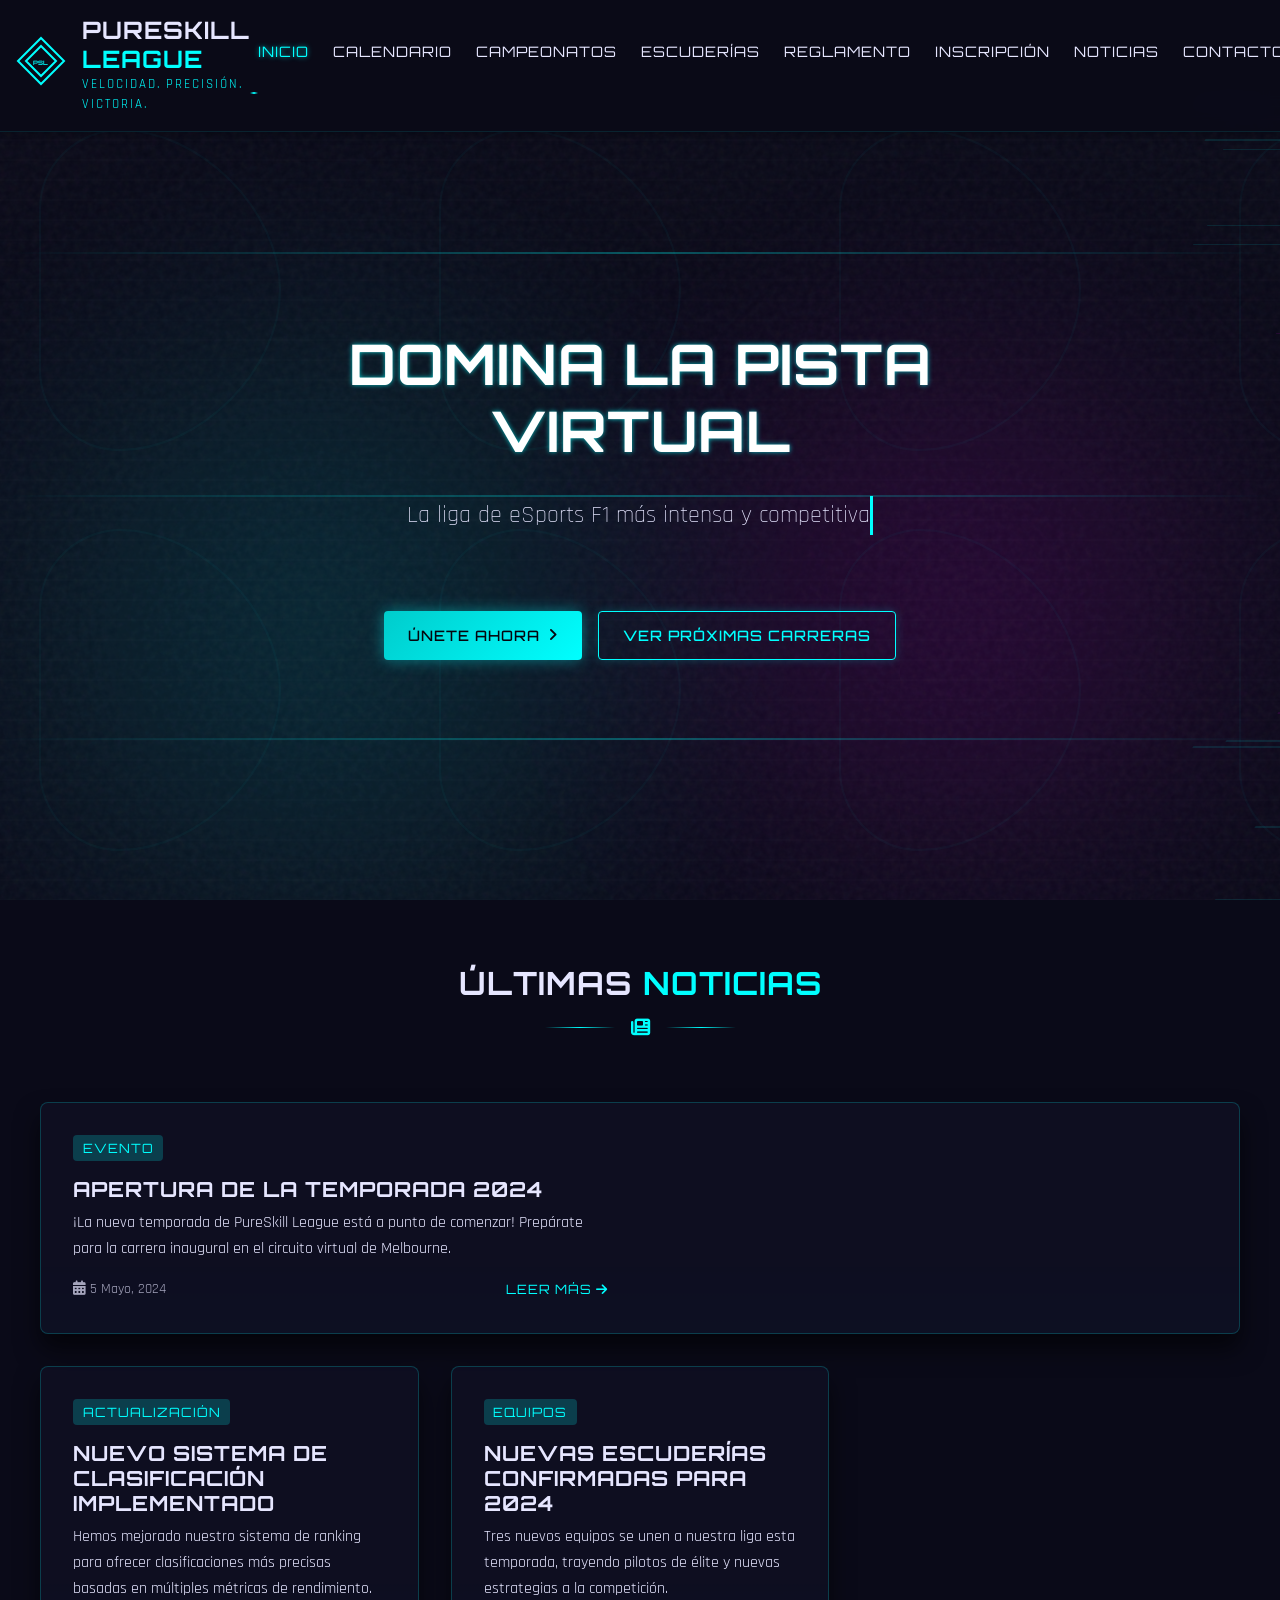
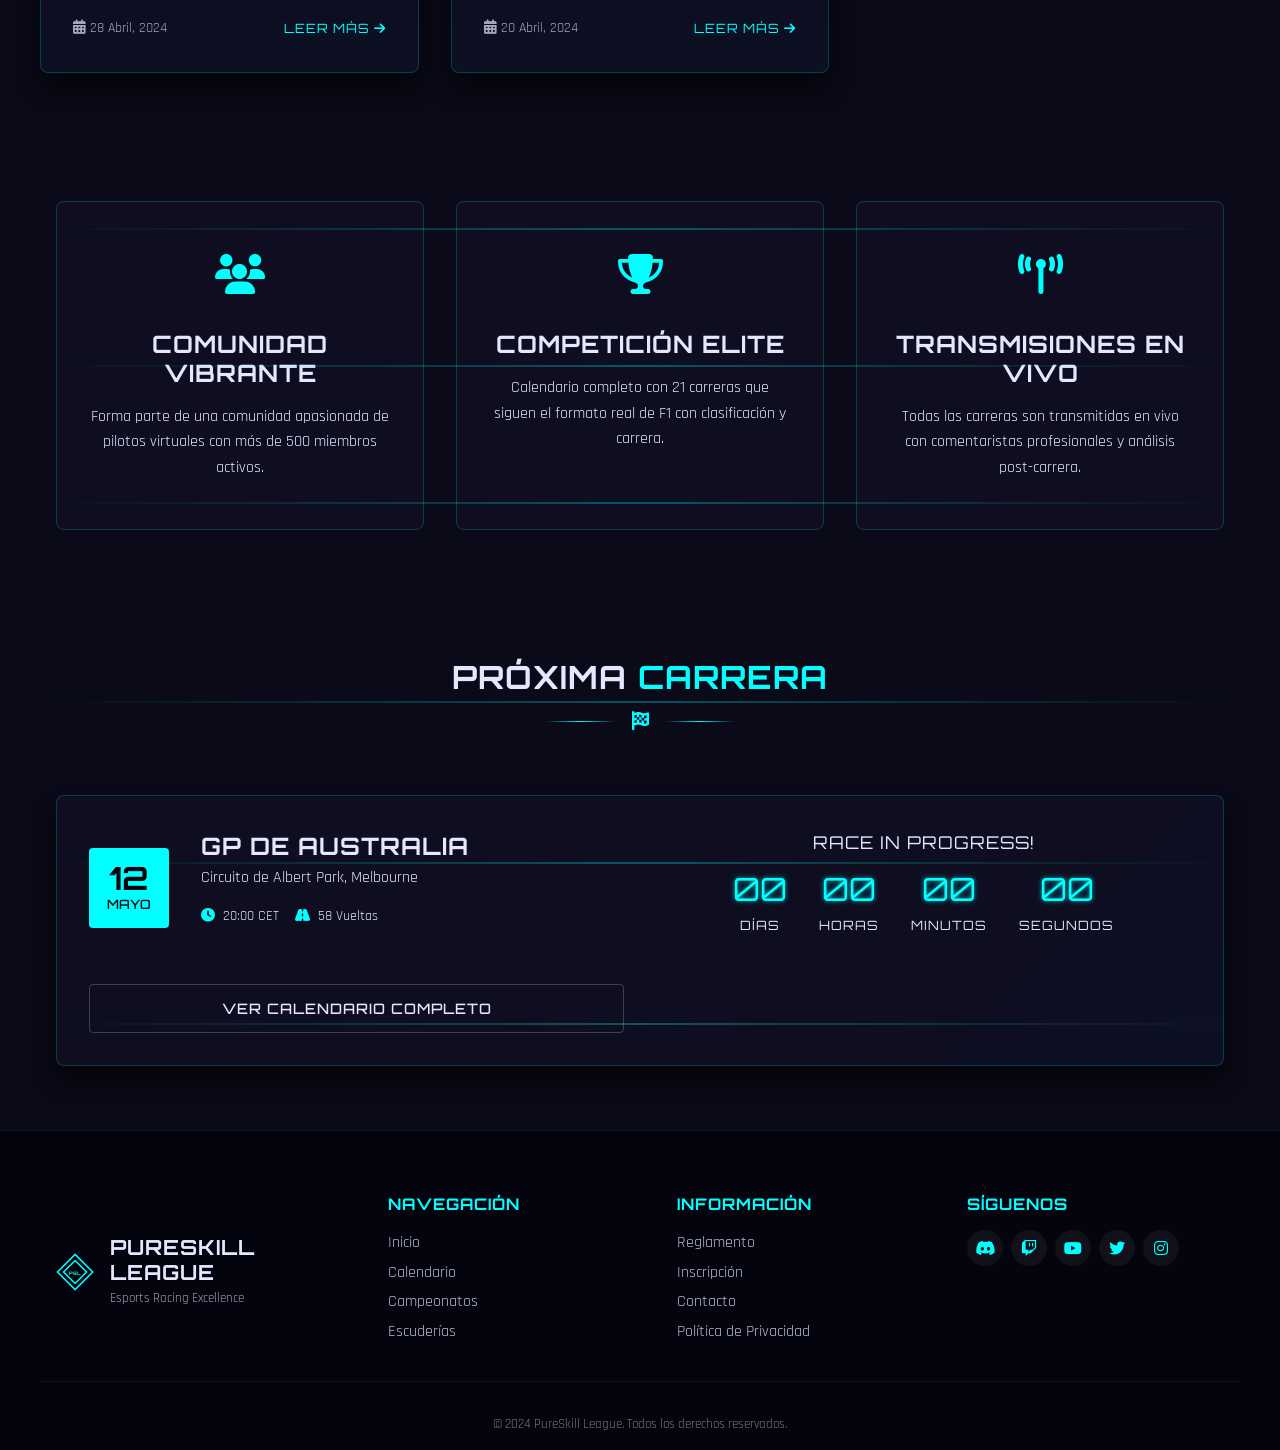
<file: web prueba 1/index.html>
<!DOCTYPE html>
<html lang="es">
<head>
    <meta charset="UTF-8">
    <meta name="viewport" content="width=device-width, initial-scale=1.0">
    <title>PureSkill League F1 - Esports Racing</title>
    <meta name="description" content="Liga de esports F1 con competiciones intensas y emocionantes. Únete a PureSkill League y demuestra tu habilidad en las pistas virtuales.">
    <meta name="keywords" content="F1 esports, competiciones virtuales, carreras de simulación, liga de esports">
    
    <!-- Open Graph / Facebook -->
    <meta property="og:type" content="website">
    <meta property="og:url" content="https://pureskilleague.com/">
    <meta property="og:title" content="PureSkill League F1 - Esports Racing">
    <meta property="og:description" content="Liga de esports F1 con competiciones intensas y emocionantes. Únete a PureSkill League y demuestra tu habilidad en las pistas virtuales.">
    <meta property="og:image" content="https://pureskilleague.com/img/og-image.jpg">

    <!-- Twitter -->
    <meta property="twitter:card" content="summary_large_image">
    <meta property="twitter:url" content="https://pureskilleague.com/">
    <meta property="twitter:title" content="PureSkill League F1 - Esports Racing">
    <meta property="twitter:description" content="Liga de esports F1 con competiciones intensas y emocionantes. Únete a PureSkill League y demuestra tu habilidad en las pistas virtuales.">
    <meta property="twitter:image" content="https://pureskilleague.com/img/twitter-image.jpg">
    <link rel="stylesheet" href="css/min/style.min.css">
    <link rel="stylesheet" href="css/min/animations.min.css">
    <link rel="stylesheet" href="https://cdnjs.cloudflare.com/ajax/libs/font-awesome/6.4.0/css/all.min.css">
    <link href="https://fonts.googleapis.com/css2?family=Orbitron:wght@400;500;600;700;800;900&family=Rajdhani:wght@300;400;500;600;700&display=swap" rel="stylesheet">
</head>
<body>
    <div class="noise-overlay"></div>
    <div class="glow-container">
        <div class="glow-1"></div>
        <div class="glow-2"></div>
    </div>

    <header>
        <div class="header-container">
            <div class="logo-container">
                <div class="logo">
                    <svg width="50" height="50" viewBox="0 0 50 50">
                        <path class="logo-path" d="M25,2 L48,25 L25,48 L2,25 L25,2 Z M25,10 L40,25 L25,40 L10,25 L25,10 Z" fill="none" stroke="#00ffff" stroke-width="2"></path>
                        <text x="17" y="29" fill="#00ffff" font-family="Orbitron" font-size="6" font-weight="bold">PSL</text>
                    </svg>
                </div>
                <div class="logo-text">
                    <h1>PureSkill <span class="highlight">League</span></h1>
                    <p class="tagline">Velocidad. Precisión. Victoria.</p>
                </div>
            </div>
            <nav>
                <input type="checkbox" id="nav-toggle" class="nav-toggle">
                <label for="nav-toggle" class="nav-toggle-label">
                    <span class="hamburger-icon"></span>
                </label>
                <ul class="nav-menu">
                    <li class="active"><a href="index.html">Inicio</a></li>
                    <li><a href="calendar.html">Calendario</a></li>
                    <li><a href="championships.html">Campeonatos</a></li>
                    <li><a href="teams.html">Escuderías</a></li>
                    <li><a href="rules.html">Reglamento</a></li>
                    <li><a href="registration.html">Inscripción</a></li>
                    <li><a href="news.html">Noticias</a></li>
                    <li><a href="contact.html">Contacto</a></li>
                </ul>
            </nav>
        </div>
    </header>

    <main>
        <section class="hero">
            <div class="hero-content">
                <h2 class="glitch" data-text="DOMINA LA PISTA VIRTUAL">DOMINA LA PISTA VIRTUAL</h2>
                <p class="hero-subtitle">La liga de eSports F1 más intensa y competitiva</p>
                <div class="cta-buttons">
                    <a href="registration.html" class="btn btn-primary">Únete ahora <i class="fas fa-angle-right"></i></a>
                    <a href="calendar.html" class="btn btn-secondary">Ver próximas carreras</a>
                </div>
            </div>
            <div class="hero-graphics">
                <div class="speed-lines"></div>
                <div class="circuit-overlay"></div>
            </div>
        </section>

        <section class="news-section">
            <div class="section-header">
                <h2>Últimas <span class="highlight">Noticias</span></h2>
                <div class="section-divider">
                    <span class="divider-line"></span>
                    <span class="divider-icon"><i class="fas fa-newspaper"></i></span>
                    <span class="divider-line"></span>
                </div>
            </div>
            
            <div class="news-grid">
                <article class="news-card highlight-card">
                    <div class="news-content">
                        <span class="news-category">Evento</span>
                        <h3>Apertura de la Temporada 2024</h3>
                        <p>¡La nueva temporada de PureSkill League está a punto de comenzar! Prepárate para la carrera inaugural en el circuito virtual de Melbourne.</p>
                        <div class="news-meta">
                            <span class="news-date"><i class="fas fa-calendar-alt"></i> 5 Mayo, 2024</span>
                            <a href="#" class="read-more">Leer más <i class="fas fa-arrow-right"></i></a>
                        </div>
                    </div>
                </article>
                
                <article class="news-card">
                    <div class="news-content">
                        <span class="news-category">Actualización</span>
                        <h3>Nuevo sistema de clasificación implementado</h3>
                        <p>Hemos mejorado nuestro sistema de ranking para ofrecer clasificaciones más precisas basadas en múltiples métricas de rendimiento.</p>
                        <div class="news-meta">
                            <span class="news-date"><i class="fas fa-calendar-alt"></i> 28 Abril, 2024</span>
                            <a href="#" class="read-more">Leer más <i class="fas fa-arrow-right"></i></a>
                        </div>
                    </div>
                </article>
                
                <article class="news-card">
                    <div class="news-content">
                        <span class="news-category">Equipos</span>
                        <h3>Nuevas escuderías confirmadas para 2024</h3>
                        <p>Tres nuevos equipos se unen a nuestra liga esta temporada, trayendo pilotos de élite y nuevas estrategias a la competición.</p>
                        <div class="news-meta">
                            <span class="news-date"><i class="fas fa-calendar-alt"></i> 20 Abril, 2024</span>
                            <a href="#" class="read-more">Leer más <i class="fas fa-arrow-right"></i></a>
                        </div>
                    </div>
                </article>
            </div>
        </section>

        <section class="features-section">
            <div class="feature-card">
                <div class="feature-icon">
                    <i class="fas fa-users"></i>
                </div>
                <h3>Comunidad Vibrante</h3>
                <p>Forma parte de una comunidad apasionada de pilotos virtuales con más de 500 miembros activos.</p>
            </div>
            
            <div class="feature-card">
                <div class="feature-icon">
                    <i class="fas fa-trophy"></i>
                </div>
                <h3>Competición Elite</h3>
                <p>Calendario completo con 21 carreras que siguen el formato real de F1 con clasificación y carrera.</p>
            </div>
            
            <div class="feature-card">
                <div class="feature-icon">
                    <i class="fas fa-broadcast-tower"></i>
                </div>
                <h3>Transmisiones en Vivo</h3>
                <p>Todas las carreras son transmitidas en vivo con comentaristas profesionales y análisis post-carrera.</p>
            </div>
        </section>

        <section class="next-race-section">
            <div class="section-header">
                <h2>Próxima <span class="highlight">Carrera</span></h2>
                <div class="section-divider">
                    <span class="divider-line"></span>
                    <span class="divider-icon"><i class="fas fa-flag-checkered"></i></span>
                    <span class="divider-line"></span>
                </div>
            </div>
            
            <div class="next-race-card">
                <div class="race-info">
                    <div class="race-date">
                        <div class="date-day">12</div>
                        <div class="date-month">MAYO</div>
                    </div>
                    <div class="race-details">
                        <h3>GP de Australia</h3>
                        <p>Circuito de Albert Park, Melbourne</p>
                        <div class="race-time">
                            <span><i class="fas fa-clock"></i> 20:00 CET</span>
                            <span><i class="fas fa-road"></i> 58 Vueltas</span>
                        </div>
                    </div>
                </div>
                <div class="race-countdown">
                    <div class="countdown-title">Comienza en:</div>
                    <div class="countdown-timer" id="race-countdown">
                        <div class="countdown-item">
                            <span class="days">00</span>
                            <span class="label">Días</span>
                        </div>
                        <div class="countdown-item">
                            <span class="hours">00</span>
                            <span class="label">Horas</span>
                        </div>
                        <div class="countdown-item">
                            <span class="minutes">00</span>
                            <span class="label">Minutos</span>
                        </div>
                        <div class="countdown-item">
                            <span class="seconds">00</span>
                            <span class="label">Segundos</span>
                        </div>
                    </div>
                </div>
                <a href="calendar.html" class="btn btn-outline">Ver calendario completo</a>
            </div>
        </section>
    </main>

    <footer>
        <div class="footer-container">
            <div class="footer-logo">
                <svg width="40" height="40" viewBox="0 0 50 50">
                    <path class="logo-path" d="M25,2 L48,25 L25,48 L2,25 L25,2 Z M25,10 L40,25 L25,40 L10,25 L25,10 Z" fill="none" stroke="#00ffff" stroke-width="2"></path>
                    <text x="17" y="29" fill="#00ffff" font-family="Orbitron" font-size="6" font-weight="bold">PSL</text>
                </svg>
                <div class="footer-title">
                    <h2>PureSkill League</h2>
                    <p>Esports Racing Excellence</p>
                </div>
            </div>
            
            <div class="footer-links">
                <div class="footer-column">
                    <h3>Navegación</h3>
                    <ul>
                        <li><a href="index.html">Inicio</a></li>
                        <li><a href="calendar.html">Calendario</a></li>
                        <li><a href="championships.html">Campeonatos</a></li>
                        <li><a href="teams.html">Escuderías</a></li>
                    </ul>
                </div>
                <div class="footer-column">
                    <h3>Información</h3>
                    <ul>
                        <li><a href="rules.html">Reglamento</a></li>
                        <li><a href="registration.html">Inscripción</a></li>
                        <li><a href="contact.html">Contacto</a></li>
                        <li><a href="#">Política de Privacidad</a></li>
                    </ul>
                </div>
                <div class="footer-column">
                    <h3>Síguenos</h3>
                    <div class="social-icons">
                        <a href="#" class="social-icon"><i class="fab fa-discord"></i></a>
                        <a href="#" class="social-icon"><i class="fab fa-twitch"></i></a>
                        <a href="#" class="social-icon"><i class="fab fa-youtube"></i></a>
                        <a href="#" class="social-icon"><i class="fab fa-twitter"></i></a>
                        <a href="#" class="social-icon"><i class="fab fa-instagram"></i></a>
                    </div>
                </div>
            </div>
        </div>
        <div class="footer-bottom">
            <p>&copy; 2024 PureSkill League. Todos los derechos reservados.</p>
        </div>
    </footer>

    <script src="js/min/main.min.js"></script>
    <script src="js/min/animations.min.js"></script>
</body>
</html>
</file>
<file: web prueba 1/css/min/style.min.css>
:root{--primary:#00ffff;--primary-dark:#00cccc;--primary-light:#99ffff;--secondary:#ff00ff;--secondary-dark:#cc00cc;--secondary-light:#ff99ff;--accent-1:#ffff00;--accent-2:#00ff7f;--accent-3:#f700ff;--accent-4:#7B4FFF;--dark:#0a0a18;--darker:#05050e;--light:#e6e6ff;--lighter:#ffffff;--team-quantum:#00E3E3;--team-velocity:#FF2D6C;--team-apex:#7B4FFF;--team-fusion:#00FF7F;--team-nexus:#FF6B00;--team-pulse:#F700FF;--background:#0a0a18;--card-bg:rgba(15, 15, 35, 0.8);--card-border:rgba(0, 255, 255, 0.2);--header-bg:rgba(10, 10, 24, 0.9);--footer-bg:rgba(5, 5, 14, 0.95);--font-heading:'Orbitron',sans-serif;--font-body:'Rajdhani',sans-serif;--space-xs:0.25rem;--space-sm:0.5rem;--space-md:1rem;--space-lg:2rem;--space-xl:4rem;--radius-sm:4px;--radius-md:8px;--radius-lg:16px;--shadow-neon:0 0 10px rgba(0, 255, 255, 0.5),0 0 20px rgba(0, 255, 255, 0.3),0 0 30px rgba(0, 255, 255, 0.1);--shadow-card:0 15px 25px rgba(0, 0, 0, 0.6);--shadow-text:0 0 5px rgba(0, 255, 255, 0.7);--transition-fast:0.2s ease;--transition-medium:0.3s ease;--transition-slow:0.5s ease;--z-back:-1;--z-normal:1;--z-front:10;--z-modal:100}*,::after,::before{box-sizing:border-box;margin:0;padding:0}html{font-size:16px;scroll-behavior:smooth}body{font-family:var(--font-body);font-weight:400;line-height:1.6;color:var(--light);background-color:var(--background);overflow-x:hidden;position:relative;min-height:100vh}h1,h2,h3,h4,h5,h6{font-family:var(--font-heading);font-weight:700;line-height:1.2;margin-bottom:var(--space-md);text-transform:uppercase;letter-spacing:1px}h1{font-size:2.5rem}h2{font-size:2rem}h3{font-size:1.5rem}p{margin-bottom:var(--space-md)}a{color:var(--primary);text-decoration:none;transition:all var(--transition-fast)}a:hover{color:var(--primary-light);text-shadow:var(--shadow-text)}ul{list-style:none}img{max-width:100%;height:auto;display:block}button{cursor:pointer;font-family:var(--font-heading)}input,select,textarea{font-family:var(--font-body)}.container{width:100%;max-width:1200px;margin:0 auto;padding:0 var(--space-md)}main{padding-top:90px;min-height:calc(100vh - 300px)}section{padding:var(--space-xl) 0;position:relative}.section-header{text-align:center;margin-bottom:var(--space-xl)}.section-divider{display:flex;align-items:center;justify-content:center;margin:var(--space-md) 0}.divider-line{height:1px;width:70px;background:linear-gradient(90deg,transparent,var(--primary),transparent)}.divider-icon{display:flex;align-items:center;justify-content:center;margin:0 var(--space-md);color:var(--primary);font-size:1.2rem}.highlight{color:var(--primary);position:relative}.noise-overlay{position:fixed;top:0;left:0;width:100%;height:100%;background-image:url("data:image/svg+xml,%3Csvg viewBox='0 0 200 200' xmlns='http://www.w3.org/2000/svg'%3E%3Cfilter id='noiseFilter'%3E%3CfeTurbulence type='fractalNoise' baseFrequency='0.65' numOctaves='3' stitchTiles='stitch'/%3E%3C/filter%3E%3Crect width='100%25' height='100%25' filter='url(%23noiseFilter)'/%3E%3C/svg%3E");opacity:.05;pointer-events:none;z-index:var(--z-back)}.glow-container{position:fixed;top:0;left:0;width:100%;height:100%;overflow:hidden;z-index:var(--z-back)}.glow-1,.glow-2{position:absolute;border-radius:50%;filter:blur(100px);opacity:.15}.glow-1{top:20%;left:-10%;width:70vw;height:70vw;background:radial-gradient(circle,var(--primary) 0,transparent 70%);animation:float 25s infinite alternate ease-in-out}.glow-2{bottom:-10%;right:-5%;width:60vw;height:60vw;background:radial-gradient(circle,var(--secondary) 0,transparent 70%);animation:float 30s infinite alternate-reverse ease-in-out}.circuit-lines{position:absolute;bottom:0;left:0;width:100%;height:100%;background-image:url(../assets/background.svg);background-size:cover;background-position:center;opacity:.1;pointer-events:none;z-index:var(--z-back)}.circuit-overlay{position:absolute;top:0;left:0;width:100%;height:100%;background-image:url("data:image/svg+xml,%3Csvg xmlns='http://www.w3.org/2000/svg' width='100' height='100' viewBox='0 0 100 100'%3E%3Cpath fill='none' stroke='%2300ffff' stroke-width='0.5' d='M10,30 C10,18 20,10 30,10 C50,10 70,30 70,50 C70,70 50,90 30,90 C18,90 10,80 10,70 L10,30' /%3E%3C/svg%3E");background-size:400px;background-repeat:repeat;opacity:.03;mix-blend-mode:overlay;pointer-events:none;z-index:var(--z-back)}.speed-lines{position:absolute;top:0;left:0;width:100%;height:100%;background-image:url("data:image/svg+xml,%3Csvg xmlns='http://www.w3.org/2000/svg' width='100' height='100' viewBox='0 0 100 100'%3E%3Cpath fill='none' stroke='%23ffffff' stroke-width='0.5' d='M-10,10 L110,10 M-10,30 L110,30 M-10,50 L110,50 M-10,70 L110,70 M-10,90 L110,90' /%3E%3C/svg%3E");opacity:.05;animation:speedLines 2s linear infinite;pointer-events:none;z-index:var(--z-back)}header{position:fixed;top:0;left:0;width:100%;z-index:var(--z-front);background-color:var(--header-bg);backdrop-filter:blur(10px);border-bottom:1px solid rgba(0,255,255,.1);box-shadow:0 2px 10px rgba(0,0,0,.3)}.header-container{display:flex;justify-content:space-between;align-items:center;padding:var(--space-md);max-width:1400px;margin:0 auto}.logo-container{display:flex;align-items:center}.logo{margin-right:var(--space-md);position:relative}.logo-path{animation:logoPulse 3s infinite alternate ease-in-out}.logo-text h1{font-size:1.5rem;margin-bottom:0}.tagline{font-size:.8rem;color:var(--primary);text-transform:uppercase;letter-spacing:2px;margin-bottom:0}.nav-toggle{display:none}.nav-toggle-label{display:none}.nav-menu{display:flex;gap:var(--space-md)}.nav-menu li a{font-family:var(--font-heading);text-transform:uppercase;font-size:.9rem;letter-spacing:1px;padding:var(--space-xs) var(--space-sm);position:relative;color:var(--light)}.nav-menu li a::after{content:'';position:absolute;bottom:-5px;left:0;width:100%;height:2px;background:linear-gradient(90deg,transparent,var(--primary),transparent);transform:scaleX(0);transform-origin:right;transition:transform var(--transition-medium)}.nav-menu li a:hover::after,.nav-menu li.active a::after{transform:scaleX(1);transform-origin:left}.nav-menu li.active a{color:var(--primary);text-shadow:var(--shadow-text)}.hero{min-height:90vh;display:flex;flex-direction:column;justify-content:center;align-items:center;position:relative;overflow:hidden;padding:var(--space-xl) 0}.hero-content{text-align:center;max-width:900px;padding:var(--space-lg);position:relative;z-index:var(--z-normal)}.hero h2{font-size:3.5rem;margin-bottom:var(--space-lg);text-shadow:var(--shadow-text)}.hero-subtitle{font-size:1.5rem;font-weight:300;margin-bottom:var(--space-xl)}.hero-graphics{position:absolute;top:0;left:0;width:100%;height:100%;z-index:var(--z-back)}.cta-buttons{display:flex;gap:var(--space-md);justify-content:center;flex-wrap:wrap}.btn{display:inline-flex;align-items:center;justify-content:center;padding:.75rem 1.5rem;font-family:var(--font-heading);font-size:.9rem;font-weight:500;text-transform:uppercase;letter-spacing:1px;border-radius:var(--radius-sm);border:none;transition:all var(--transition-fast);position:relative;overflow:hidden;cursor:pointer}.btn::before{content:'';position:absolute;top:0;left:-100%;width:100%;height:100%;background:linear-gradient(90deg,transparent,rgba(255,255,255,.2),transparent);transition:all .8s}.btn:hover::before{left:100%}.btn i{margin-left:var(--space-sm)}.btn-primary{background:linear-gradient(135deg,var(--primary-dark),var(--primary));color:var(--darker);box-shadow:0 0 15px rgba(0,255,255,.4)}.btn-primary:hover{background:linear-gradient(135deg,var(--primary),var(--primary-dark));box-shadow:0 0 20px rgba(0,255,255,.6);transform:translateY(-2px)}.btn-secondary{background-color:transparent;color:var(--primary);border:1px solid var(--primary);box-shadow:0 0 10px rgba(0,255,255,.2)}.btn-secondary:hover{background-color:rgba(0,255,255,.1);box-shadow:0 0 15px rgba(0,255,255,.4);text-shadow:var(--shadow-text);transform:translateY(-2px)}.btn-outline{background-color:transparent;color:var(--light);border:1px solid rgba(255,255,255,.2)}.btn-outline:hover{border-color:var(--primary);color:var(--primary);background-color:rgba(0,255,255,.05);text-shadow:var(--shadow-text)}.calendar-section,.championships-tabs,.contact-section,.faq-section,.news-section,.registration-section,.rules-nav-section,.teams-grid-section{padding:var(--space-xl) var(--space-md)}.news-grid{display:grid;grid-template-columns:repeat(auto-fit,minmax(300px,1fr));gap:var(--space-lg);max-width:1200px;margin:0 auto}.news-card{background-color:var(--card-bg);border-radius:var(--radius-md);overflow:hidden;box-shadow:var(--shadow-card);border:1px solid var(--card-border);transition:all var(--transition-medium);position:relative}.news-card::before{content:'';position:absolute;top:0;left:0;width:100%;height:100%;background:linear-gradient(180deg,transparent 70%,rgba(0,255,255,.05) 100%);z-index:var(--z-back)}.news-card:hover{transform:translateY(-10px);box-shadow:0 20px 30px rgba(0,0,0,.8);border-color:var(--primary)}.news-content{padding:var(--space-lg);position:relative}.news-category{display:inline-block;background-color:rgba(0,255,255,.2);color:var(--primary);font-size:.8rem;text-transform:uppercase;padding:.2rem .6rem;border-radius:var(--radius-sm);margin-bottom:var(--space-md);font-family:var(--font-heading);letter-spacing:1px}.news-card h3{font-size:1.3rem;margin-bottom:var(--space-sm)}.news-meta{display:flex;justify-content:space-between;align-items:center;margin-top:var(--space-md);font-size:.9rem}.news-date{color:var(--light);opacity:.7}.read-more{font-family:var(--font-heading);font-size:.8rem;text-transform:uppercase;letter-spacing:1px}.highlight-card{grid-column:1/-1;display:grid;grid-template-columns:1fr}.features-section{display:grid;grid-template-columns:repeat(auto-fit,minmax(250px,1fr));gap:var(--space-lg);padding:var(--space-xl) var(--space-md);max-width:1200px;margin:0 auto}.feature-card{background-color:var(--card-bg);border-radius:var(--radius-md);padding:var(--space-lg);text-align:center;border:1px solid var(--card-border);transition:all var(--transition-medium)}.feature-card:hover{transform:translateY(-5px);border-color:var(--primary);box-shadow:0 10px 20px rgba(0,0,0,.4)}.feature-icon{font-size:2.5rem;color:var(--primary);margin-bottom:var(--space-md);display:flex;align-items:center;justify-content:center;height:80px}.next-race-section{padding:var(--space-xl) var(--space-md);margin:0 auto;max-width:1200px}.next-race-card{background-color:var(--card-bg);border-radius:var(--radius-md);padding:var(--space-lg);border:1px solid var(--card-border);box-shadow:var(--shadow-card);display:grid;grid-template-columns:1fr;gap:var(--space-lg);position:relative;overflow:hidden}.next-race-card::after{content:'';position:absolute;top:0;right:0;width:100%;height:100%;background:linear-gradient(135deg,transparent 70%,rgba(0,255,255,.05) 100%);z-index:var(--z-back)}.race-info{display:flex;align-items:center;gap:var(--space-lg)}.race-date{display:flex;flex-direction:column;align-items:center;justify-content:center;background-color:var(--primary);color:var(--darker);min-width:80px;height:80px;border-radius:var(--radius-sm);text-align:center;font-family:var(--font-heading)}.date-day{font-size:2rem;font-weight:700;line-height:1}.date-month{font-size:.8rem;font-weight:500;text-transform:uppercase}.race-details h3{margin-bottom:var(--space-xs)}.race-time{display:flex;gap:var(--space-md);margin-top:var(--space-sm);font-size:.9rem}.race-countdown{text-align:center}.countdown-title{font-size:1.1rem;text-transform:uppercase;letter-spacing:1px;margin-bottom:var(--space-sm);font-family:var(--font-heading)}.countdown-timer{display:flex;justify-content:center;gap:var(--space-lg);margin-bottom:var(--space-md)}.countdown-item{display:flex;flex-direction:column;align-items:center}.countdown-item span{font-family:var(--font-heading)}.countdown-item .days,.countdown-item .hours,.countdown-item .minutes,.countdown-item .seconds{font-size:2rem;color:var(--primary);text-shadow:var(--shadow-text)}.countdown-item .label{font-size:.8rem;text-transform:uppercase;letter-spacing:1px}.page-banner{height:300px;display:flex;flex-direction:column;justify-content:center;align-items:center;position:relative;text-align:center;padding:var(--space-md);overflow:hidden}.page-banner::before{content:'';position:absolute;top:0;left:0;width:100%;height:100%;background:linear-gradient(to bottom,transparent,var(--background));z-index:var(--z-back)}.banner-content{position:relative;z-index:var(--z-normal)}.page-banner h2{font-size:3rem;margin-bottom:var(--space-sm);text-shadow:var(--shadow-text)}.calendar-filter{display:flex;justify-content:center;gap:var(--space-sm);margin-bottom:var(--space-xl);flex-wrap:wrap}.filter-btn{background-color:transparent;border:1px solid var(--card-border);color:var(--light);font-family:var(--font-heading);font-size:.8rem;text-transform:uppercase;letter-spacing:1px;padding:.5rem 1rem;border-radius:var(--radius-sm);transition:all var(--transition-fast);cursor:pointer}.filter-btn.active,.filter-btn:hover{background-color:var(--primary);color:var(--darker);border-color:var(--primary);box-shadow:0 0 10px rgba(0,255,255,.4)}.calendar-grid{display:grid;grid-template-columns:repeat(auto-fill,minmax(300px,1fr));gap:var(--space-lg);max-width:1200px;margin:0 auto}.race-card{background-color:var(--card-bg);border-radius:var(--radius-md);padding:var(--space-md);border:1px solid var(--card-border);box-shadow:var(--shadow-card);transition:all var(--transition-medium);position:relative;overflow:hidden}.race-card::before{content:'';position:absolute;top:0;left:0;width:5px;height:100%;background:linear-gradient(to bottom,var(--primary),transparent)}.race-card:hover{transform:translateY(-5px);box-shadow:0 15px 25px rgba(0,0,0,.7);border-color:var(--primary)}.race-number{position:absolute;top:var(--space-md);right:var(--space-md);font-family:var(--font-heading);font-size:2.5rem;font-weight:900;color:rgba(255,255,255,.05);z-index:var(--z-back)}.race-flag{margin-bottom:var(--space-sm)}.flag-icon{font-size:1.5rem}.race-details{margin-bottom:var(--space-md)}.race-name{font-family:var(--font-heading);font-size:1.2rem;font-weight:600;margin-bottom:var(--space-xs)}.race-circuit{font-size:.9rem;opacity:.8;margin-bottom:var(--space-sm)}.race-date,.race-time{font-size:.85rem;margin-bottom:var(--space-xs);display:flex;align-items:center}.race-date i,.race-time i{margin-right:var(--space-xs);color:var(--primary)}.status-badge{display:inline-block;padding:.2rem .6rem;border-radius:var(--radius-sm);font-size:.8rem;font-family:var(--font-heading);text-transform:uppercase;letter-spacing:1px}.status-badge.upcoming{background-color:rgba(0,255,255,.1);color:var(--primary);border:1px solid rgba(0,255,255,.3)}.status-badge.completed{background-color:rgba(0,255,0,.1);color:#0f0;border:1px solid rgba(0,255,0,.3)}.format-container{display:grid;grid-template-columns:repeat(auto-fit,minmax(250px,1fr));gap:var(--space-lg);max-width:1200px;margin:0 auto}.format-card{background-color:var(--card-bg);border-radius:var(--radius-md);padding:var(--space-lg);border:1px solid var(--card-border);text-align:center;transition:all var(--transition-medium)}.format-card:hover{transform:translateY(-5px);border-color:var(--primary);box-shadow:var(--shadow-card)}.format-icon{font-size:2rem;color:var(--primary);margin-bottom:var(--space-md)}.format-time{display:inline-block;padding:var(--space-xs) var(--space-sm);background-color:rgba(0,255,255,.1);border-radius:var(--radius-sm);margin-top:var(--space-sm);font-size:.85rem}.calendar-download{background-color:var(--card-bg);border-radius:var(--radius-md);padding:var(--space-lg);margin:var(--space-xl) auto;max-width:800px;text-align:center;border:1px solid var(--card-border)}.download-buttons{display:flex;justify-content:center;gap:var(--space-md);margin-top:var(--space-lg);flex-wrap:wrap}.championships-tabs{max-width:1200px;margin:0 auto}.tabs-container{background-color:var(--card-bg);border-radius:var(--radius-md);border:1px solid var(--card-border);overflow:hidden}.tabs-header{display:flex;border-bottom:1px solid var(--card-border)}.tab-btn{padding:var(--space-md);flex:1;background-color:transparent;border:none;color:var(--light);font-family:var(--font-heading);font-size:1rem;text-transform:uppercase;letter-spacing:1px;cursor:pointer;transition:all var(--transition-fast)}.tab-btn:hover{background-color:rgba(0,255,255,.05)}.tab-btn.active{background-color:rgba(0,255,255,.1);color:var(--primary);box-shadow:inset 0 -2px 0 var(--primary)}.tabs-content{padding:var(--space-lg)}.tab-panel{display:none}.tab-panel.active{display:block}.standings-header{text-align:center;margin-bottom:var(--space-lg)}.standings-info{font-style:italic;max-width:600px;margin:0 auto;opacity:.8}.standings-table-container{overflow-x:auto;margin-bottom:var(--space-lg)}.standings-table{width:100%;border-collapse:collapse;border:1px solid var(--card-border)}.standings-table td,.standings-table th{padding:var(--space-sm) var(--space-md);text-align:left;border-bottom:1px solid var(--card-border)}.standings-table th{font-family:var(--font-heading);text-transform:uppercase;font-size:.9rem;letter-spacing:1px;background-color:rgba(0,255,255,.05)}.pos-col{width:50px;text-align:center}.driver-col,.team-col{min-width:180px}.points-col{font-weight:700;color:var(--primary)}.fastest-col,.podiums-col,.poles-col,.wins-col{width:60px;text-align:center}.empty-standings{text-align:center;padding:var(--space-xl)!important}.empty-message{display:flex;flex-direction:column;align-items:center;gap:var(--space-md)}.empty-message i{font-size:3rem;color:var(--primary);opacity:.5}.standings-legend{display:flex;gap:var(--space-md);justify-content:center;flex-wrap:wrap}.legend-item{display:flex;align-items:center;gap:var(--space-xs);font-size:.9rem}.legend-color{width:15px;height:15px;border-radius:3px}.legend-color.p1{background-color:var(--primary)}.legend-color.p2{background-color:rgba(0,255,255,.6)}.legend-color.points{background-color:rgba(0,255,255,.3)}.legend-color.no-points{background-color:rgba(255,255,255,.1)}.scoring-system{margin:var(--space-xl) auto;max-width:1200px}.scoring-container{display:grid;grid-template-columns:repeat(auto-fit,minmax(300px,1fr));gap:var(--space-lg);align-items:start}.scoring-extra,.scoring-positions{background-color:var(--card-bg);border-radius:var(--radius-md);padding:var(--space-lg);border:1px solid var(--card-border)}.scoring-table{width:100%;border-collapse:collapse}.scoring-table td,.scoring-table th{padding:var(--space-xs) var(--space-sm);text-align:left;border-bottom:1px solid var(--card-border)}.scoring-table th{font-family:var(--font-heading);text-transform:uppercase;font-size:.9rem;letter-spacing:1px;padding-bottom:var(--space-sm)}.points-value{font-family:var(--font-heading);font-weight:700;color:var(--primary)}.extra-points-list{display:flex;flex-direction:column;gap:var(--space-md)}.extra-point-item{display:flex;gap:var(--space-md);align-items:flex-start}.point-icon{font-size:1.5rem;color:var(--primary);min-width:40px;display:flex;justify-content:center}.point-details h4{margin-bottom:var(--space-xs);font-size:1.1rem}.point-details p{font-size:.9rem;margin-bottom:0}.previous-champions{margin:var(--space-xl) auto;max-width:1200px}.champions-grid{display:grid;grid-template-columns:repeat(auto-fit,minmax(300px,1fr));gap:var(--space-lg)}.champions-card{background-color:var(--card-bg);border-radius:var(--radius-md);overflow:hidden;border:1px solid var(--card-border);position:relative}.champions-year{position:absolute;top:var(--space-md);right:var(--space-md);font-family:var(--font-heading);font-size:3rem;font-weight:900;color:rgba(255,255,255,.05);z-index:var(--z-back)}.champions-details{padding:var(--space-lg)}.champion-driver,.champion-team-section{margin-bottom:var(--space-lg)}.champion-driver h3,.champion-team-section h3{margin-bottom:var(--space-sm);font-size:1rem;color:var(--primary)}.champion-name,.champion-team-name{font-family:var(--font-heading);font-size:1.3rem;font-weight:700;margin-bottom:var(--space-xs)}.champion-team{margin-bottom:var(--space-sm);opacity:.8}.champion-stats,.champion-team-stats{display:flex;gap:var(--space-md);font-size:.9rem}.teams-grid{display:grid;grid-template-columns:repeat(auto-fit,minmax(350px,1fr));gap:var(--space-lg);max-width:1200px;margin:0 auto}.team-card{background-color:var(--card-bg);border-radius:var(--radius-md);overflow:hidden;border:1px solid var(--card-border);transition:all var(--transition-medium)}.team-card:hover{transform:translateY(-5px);box-shadow:var(--shadow-card)}.team-header{padding:var(--space-md);display:flex;align-items:center;gap:var(--space-md);border-bottom:1px solid var(--card-border);position:relative;overflow:hidden}.team-header::after{content:'';position:absolute;top:0;left:0;width:100%;height:100%;background:linear-gradient(90deg,rgba(var(--team-color),.1),transparent);z-index:var(--z-back)}.team-logo{width:60px;height:60px;display:flex;align-items:center;justify-content:center}.team-info h3{margin-bottom:var(--space-xs);font-size:1.2rem}.team-nationality{font-size:.9rem;opacity:.8}.team-drivers{padding:var(--space-md);border-bottom:1px solid var(--card-border)}.driver-card{display:flex;align-items:center;gap:var(--space-md);padding:var(--space-sm) 0}.driver-card:not(:last-child){border-bottom:1px solid rgba(255,255,255,.05);margin-bottom:var(--space-sm);padding-bottom:var(--space-md)}.driver-number{font-family:var(--font-heading);font-size:1.5rem;font-weight:700;color:var(--primary);min-width:40px;text-align:center}.driver-info h4{margin-bottom:var(--space-xs);font-size:1.1rem}.driver-details{display:flex;gap:var(--space-md);font-size:.85rem;margin-bottom:var(--space-xs);opacity:.8}.driver-stats{display:flex;gap:var(--space-md);font-size:.85rem}.driver-stats .stat{display:flex;align-items:center;gap:3px}.driver-stats .stat i{color:var(--primary)}.team-footer{padding:var(--space-md)}.team-stats{display:flex;justify-content:space-around;text-align:center}.team-stat{display:flex;flex-direction:column;align-items:center}.stat-value{font-family:var(--font-heading);font-size:1.5rem;font-weight:700;color:var(--primary)}.stat-label{font-size:.85rem;opacity:.8}.team-regulations{margin:var(--space-xl) auto;max-width:1200px}.regulations-container{display:grid;grid-template-columns:repeat(auto-fit,minmax(250px,1fr));gap:var(--space-lg)}.regulation-card{background-color:var(--card-bg);border-radius:var(--radius-md);padding:var(--space-lg);border:1px solid var(--card-border);display:flex;flex-direction:column;align-items:center;text-align:center;transition:all var(--transition-medium)}.regulation-card:hover{transform:translateY(-5px);border-color:var(--primary);box-shadow:var(--shadow-card)}.regulation-icon{font-size:2rem;color:var(--primary);margin-bottom:var(--space-md)}.join-team{margin:var(--space-xl) auto;max-width:1200px}.join-container{background-color:var(--card-bg);border-radius:var(--radius-md);padding:var(--space-lg);border:1px solid var(--card-border);display:flex;align-items:center;position:relative;overflow:hidden}.join-content{flex:1}.join-cta{margin-top:var(--space-lg)}.join-decoration{flex:1;position:relative;height:200px}.circuit-graphic{position:absolute;top:0;right:0;width:100%;height:100%;background-image:url("data:image/svg+xml,%3Csvg xmlns='http://www.w3.org/2000/svg' width='300' height='300' viewBox='0 0 300 300'%3E%3Cpath fill='none' stroke='%2300ffff' stroke-width='1' d='M50,150 C50,80 120,50 180,50 C240,50 270,100 270,150 C270,220 200,250 150,250 C100,250 50,220 50,150 Z'/%3E%3C/svg%3E");background-size:contain;background-position:center;background-repeat:no-repeat;opacity:.1}.rules-nav-section{display:grid;grid-template-columns:1fr;gap:var(--space-lg);max-width:1200px;margin:0 auto}.rules-navigation{background-color:var(--card-bg);border-radius:var(--radius-md);border:1px solid var(--card-border);overflow:hidden}.rules-nav-tabs{display:flex;justify-content:space-between;flex-wrap:wrap}.rules-nav-item{flex:1;padding:var(--space-md);text-align:center;cursor:pointer;transition:all var(--transition-fast);display:flex;flex-direction:column;align-items:center;gap:var(--space-xs);min-width:100px}.rules-nav-item i{font-size:1.5rem;color:var(--primary);opacity:.7;transition:all var(--transition-fast)}.rules-nav-item:hover{background-color:rgba(0,255,255,.05)}.rules-nav-item.active{background-color:rgba(0,255,255,.1);box-shadow:inset 0 -3px 0 var(--primary)}.rules-nav-item.active i{opacity:1}.rules-content{background-color:var(--card-bg);border-radius:var(--radius-md);padding:var(--space-lg);border:1px solid var(--card-border)}.rules-panel{display:none}.rules-panel.active{display:block}.rules-header{text-align:center;margin-bottom:var(--space-lg)}.rules-article{margin-bottom:var(--space-lg)}.rules-article h3{font-size:1.2rem;margin-bottom:var(--space-sm);color:var(--primary)}.rules-article p{margin-bottom:var(--space-sm)}.rules-list{margin-left:var(--space-lg);margin-bottom:var(--space-md)}.rules-list li{position:relative;padding-left:var(--space-md);margin-bottom:var(--space-xs)}.rules-list li::before{content:'';position:absolute;left:0;top:.7em;width:6px;height:6px;background-color:var(--primary);border-radius:50%}.download-rules{margin:var(--space-xl) auto;max-width:800px}.download-container{background-color:var(--card-bg);border-radius:var(--radius-md);padding:var(--space-lg);text-align:center;border:1px solid var(--card-border)}.registration-section{max-width:1200px;margin:0 auto}.section-intro{max-width:800px;margin:0 auto var(--space-lg) auto;text-align:center}.registration-container{display:grid;grid-template-columns:1fr;gap:var(--space-lg)}.registration-info{display:grid;grid-template-columns:repeat(auto-fit,minmax(250px,1fr));gap:var(--space-md)}.info-card{background-color:var(--card-bg);border-radius:var(--radius-md);padding:var(--space-lg);border:1px solid var(--card-border);text-align:center;transition:all var(--transition-medium)}.info-card:hover{transform:translateY(-5px);border-color:var(--primary);box-shadow:var(--shadow-card)}.info-icon{font-size:2rem;color:var(--primary);margin-bottom:var(--space-md)}.info-card h3{margin-bottom:var(--space-sm)}.registration-form{background-color:var(--card-bg);border-radius:var(--radius-md);padding:var(--space-lg);border:1px solid var(--card-border)}.form-section{margin-bottom:var(--space-lg);padding-bottom:var(--space-lg);border-bottom:1px solid rgba(255,255,255,.1)}.form-section:last-child{margin-bottom:0;padding-bottom:0;border-bottom:none}.form-section-title{margin-bottom:var(--space-md);position:relative;padding-left:var(--space-md)}.form-section-title::before{content:'';position:absolute;left:0;top:50%;transform:translateY(-50%);width:4px;height:20px;background-color:var(--primary);border-radius:var(--radius-sm)}.form-row{display:grid;grid-template-columns:repeat(auto-fit,minmax(250px,1fr));gap:var(--space-md);margin-bottom:var(--space-md)}.form-group{margin-bottom:var(--space-md);position:relative}.form-group.full-width{grid-column:1/-1}.form-group label{display:block;margin-bottom:var(--space-xs);font-family:var(--font-heading);font-size:.9rem;text-transform:uppercase;letter-spacing:1px}.required{color:var(--secondary);margin-left:2px}.form-group input,.form-group select,.form-group textarea{width:100%;padding:.8rem;background-color:rgba(0,0,0,.2);border:1px solid var(--card-border);border-radius:var(--radius-sm);color:var(--light);font-size:1rem;transition:all var(--transition-fast)}.form-group input:focus,.form-group select:focus,.form-group textarea:focus{border-color:var(--primary);box-shadow:0 0 10px rgba(0,255,255,.2);outline:0}.error-message{position:absolute;bottom:-20px;left:0;font-size:.8rem;color:#ff6b6b}.checkbox-group{display:flex;align-items:flex-start;margin-bottom:var(--space-md)}.checkbox-container{position:relative;padding-left:30px;cursor:pointer;display:flex;align-items:center;font-size:.9rem}.checkbox-container input{position:absolute;opacity:0;cursor:pointer;height:0;width:0}.checkmark{position:absolute;top:0;left:0;height:20px;width:20px;background-color:rgba(0,0,0,.2);border:1px solid var(--card-border);border-radius:var(--radius-sm);transition:all var(--transition-fast)}.checkbox-container:hover input~.checkmark{border-color:var(--primary)}.checkbox-container input:checked~.checkmark{background-color:var(--primary);border-color:var(--primary)}.checkmark:after{content:"";position:absolute;display:none}.checkbox-container input:checked~.checkmark:after{display:block}.checkbox-container .checkmark:after{left:7px;top:3px;width:5px;height:10px;border:solid #fff;border-width:0 2px 2px 0;transform:rotate(45deg)}.captcha-group{display:flex;flex-direction:column;align-items:flex-start}.captcha-container{display:flex;align-items:center;gap:var(--space-sm);margin-bottom:var(--space-sm)}.captcha-code{padding:var(--space-sm) var(--space-md);background-color:rgba(0,0,0,.4);font-family:monospace;font-weight:700;letter-spacing:3px;border-radius:var(--radius-sm);font-size:1.2rem;color:var(--primary);text-shadow:0 0 5px var(--primary);border:1px solid rgba(0,255,255,.2)}#contact-refresh-captcha,#refresh-captcha{background-color:transparent;border:none;color:var(--primary);cursor:pointer;transition:all var(--transition-fast)}#contact-refresh-captcha:hover,#refresh-captcha:hover{transform:rotate(180deg)}.form-actions{display:flex;justify-content:space-between;margin-top:var(--space-lg);flex-wrap:wrap;gap:var(--space-md)}.process-timeline{display:grid;grid-template-columns:repeat(auto-fit,minmax(200px,1fr));gap:var(--space-lg);margin:0 auto;max-width:1200px}.timeline-item{position:relative;padding-top:70px;text-align:center}.timeline-icon{position:absolute;top:0;left:50%;transform:translateX(-50%);width:60px;height:60px;background-color:rgba(0,255,255,.1);border:1px solid var(--primary);border-radius:50%;display:flex;align-items:center;justify-content:center;font-size:1.5rem;color:var(--primary)}.timeline-content{background-color:var(--card-bg);border-radius:var(--radius-md);padding:var(--space-md);border:1px solid var(--card-border);transition:all var(--transition-medium)}.timeline-content:hover{transform:translateY(-5px);border-color:var(--primary);box-shadow:var(--shadow-card)}.timeline-content h3{margin-bottom:var(--space-sm);font-size:1.1rem}.timeline-content p{font-size:.9rem;margin-bottom:0}.modal{display:none;position:fixed;top:0;left:0;width:100%;height:100%;background-color:rgba(0,0,0,.8);z-index:var(--z-modal);align-items:center;justify-content:center}.modal-content{background-color:var(--card-bg);border-radius:var(--radius-md);border:1px solid var(--primary);width:90%;max-width:500px;overflow:hidden;animation:modalFade .3s ease}.modal-header{display:flex;justify-content:space-between;align-items:center;padding:var(--space-md) var(--space-lg);border-bottom:1px solid var(--card-border);background-color:rgba(0,255,255,.05)}.modal-header h3{margin-bottom:0;display:flex;align-items:center;gap:var(--space-sm);font-size:1.2rem}.modal-header i{color:var(--primary)}.close-modal{font-size:1.5rem;cursor:pointer;color:var(--light);opacity:.7;transition:all var(--transition-fast)}.close-modal:hover{opacity:1;color:var(--primary)}.modal-body{padding:var(--space-lg)}.modal-footer{display:flex;justify-content:flex-end;padding:var(--space-md) var(--space-lg);border-top:1px solid var(--card-border)}.contact-section{max-width:1200px;margin:0 auto}.contact-container{display:grid;grid-template-columns:1fr;gap:var(--space-lg)}.contact-info{display:grid;grid-template-columns:repeat(auto-fit,minmax(250px,1fr));gap:var(--space-md)}.contact-card{background-color:var(--card-bg);border-radius:var(--radius-md);padding:var(--space-lg);border:1px solid var(--card-border);text-align:center;transition:all var(--transition-medium)}.contact-card:hover{transform:translateY(-5px);border-color:var(--primary);box-shadow:var(--shadow-card)}.contact-icon{font-size:2rem;color:var(--primary);margin-bottom:var(--space-md)}.contact-card h3{margin-bottom:var(--space-sm)}.contact-card p{margin-bottom:var(--space-xs)}.contact-detail{font-size:.8rem;opacity:.7}.contact-form-container{background-color:var(--card-bg);border-radius:var(--radius-md);padding:var(--space-lg);border:1px solid var(--card-border)}.contact-form-container h3{text-align:center;margin-bottom:var(--space-lg)}.faq-section{max-width:1200px;margin:var(--space-xl) auto}.faq-container{max-width:800px;margin:0 auto}.accordion-item{background-color:var(--card-bg);border:1px solid var(--card-border);border-radius:var(--radius-md);margin-bottom:var(--space-md);overflow:hidden}.accordion-header{padding:var(--space-md) var(--space-lg);display:flex;justify-content:space-between;align-items:center;cursor:pointer;transition:all var(--transition-fast)}.accordion-header:hover{background-color:rgba(0,255,255,.05)}.accordion-header h3{margin-bottom:0;font-size:1.1rem}.accordion-icon{color:var(--primary);transition:all var(--transition-fast)}.accordion-item.active .accordion-icon{transform:rotate(45deg)}.accordion-content{max-height:0;overflow:hidden;transition:all var(--transition-medium);padding:0 var(--space-lg)}.accordion-item.active .accordion-content{max-height:300px;padding:0 var(--space-lg) var(--space-md)}.social-section{margin:var(--space-xl) auto;max-width:1200px}.social-container{display:grid;grid-template-columns:repeat(auto-fit,minmax(220px,1fr));gap:var(--space-md)}.social-platform{background-color:var(--card-bg);border-radius:var(--radius-md);padding:var(--space-md);border:1px solid var(--card-border);display:flex;flex-direction:column;align-items:center;text-align:center;transition:all var(--transition-medium)}.social-platform:hover{transform:translateY(-5px);box-shadow:var(--shadow-card)}.platform-icon{width:60px;height:60px;border-radius:50%;display:flex;align-items:center;justify-content:center;margin-bottom:var(--space-md);font-size:1.8rem}.platform-icon.discord{background-color:rgba(114,137,218,.2);color:#7289da;border:1px solid rgba(114,137,218,.3)}.platform-icon.twitch{background-color:rgba(100,65,165,.2);color:#6441a5;border:1px solid rgba(100,65,165,.3)}.platform-icon.youtube{background-color:rgba(255,0,0,.2);color:red;border:1px solid rgba(255,0,0,.3)}.platform-icon.twitter{background-color:rgba(29,161,242,.2);color:#1da1f2;border:1px solid rgba(29,161,242,.3)}.platform-icon.instagram{background-color:rgba(225,48,108,.2);color:#e1306c;border:1px solid rgba(225,48,108,.3)}.platform-info h3{margin-bottom:var(--space-xs);font-size:1.1rem}.platform-info p{margin-bottom:var(--space-md);font-size:.9rem;height:40px}footer{background-color:var(--footer-bg);border-top:1px solid rgba(0,255,255,.1);padding:var(--space-xl) 0 var(--space-md);position:relative}.footer-container{display:grid;grid-template-columns:1fr;gap:var(--space-lg);max-width:1200px;margin:0 auto;padding:0 var(--space-md)}.footer-logo{display:flex;align-items:center;margin-bottom:var(--space-lg)}.footer-title{margin-left:var(--space-md)}.footer-title h2{font-size:1.3rem;margin-bottom:var(--space-xs)}.footer-title p{font-size:.8rem;opacity:.7;margin-bottom:0}.footer-links{display:grid;grid-template-columns:repeat(auto-fit,minmax(200px,1fr));gap:var(--space-lg)}.footer-column h3{font-size:1rem;margin-bottom:var(--space-md);color:var(--primary)}.footer-column ul li{margin-bottom:var(--space-xs)}.footer-column ul li a{color:var(--light);opacity:.8;transition:all var(--transition-fast)}.footer-column ul li a:hover{opacity:1;color:var(--primary);padding-left:5px}.social-icons{display:flex;gap:var(--space-sm);flex-wrap:wrap}.social-icon{display:flex;align-items:center;justify-content:center;width:36px;height:36px;background-color:rgba(255,255,255,.05);border-radius:50%;transition:all var(--transition-fast)}.social-icon:hover{background-color:var(--primary);color:var(--darker);transform:translateY(-3px)}.footer-bottom{text-align:center;padding-top:var(--space-lg);border-top:1px solid rgba(255,255,255,.05);margin-top:var(--space-lg);max-width:1200px;margin-left:auto;margin-right:auto}.footer-bottom p{font-size:.8rem;opacity:.5;margin-bottom:0}@media (min-width:768px){.footer-container{grid-template-columns:300px 1fr}.footer-logo{margin-bottom:0}.highlight-card{grid-template-columns:1fr 1fr}.next-race-card{grid-template-columns:1fr 1fr}.contact-container,.registration-container{grid-template-columns:1fr 2fr}.rules-nav-section{grid-template-columns:250px 1fr}.rules-nav-tabs{flex-direction:column}.rules-nav-item{justify-content:flex-start;flex-direction:row;text-align:left;padding:var(--space-sm) var(--space-md)}}@media (max-width:1023px){.nav-toggle-label{display:block;cursor:pointer;position:relative;z-index:2}.hamburger-icon,.hamburger-icon::after,.hamburger-icon::before{display:block;width:25px;height:3px;background-color:var(--primary);position:relative;transition:all var(--transition-fast)}.hamburger-icon::after,.hamburger-icon::before{content:'';position:absolute}.hamburger-icon::before{top:-8px}.hamburger-icon::after{top:8px}.nav-toggle:checked~.nav-toggle-label .hamburger-icon{background-color:transparent}.nav-toggle:checked~.nav-toggle-label .hamburger-icon::before{transform:rotate(45deg);top:0}.nav-toggle:checked~.nav-toggle-label .hamburger-icon::after{transform:rotate(-45deg);top:0}.nav-menu{position:fixed;top:0;right:-100%;width:300px;height:100vh;background-color:var(--darker);border-left:1px solid var(--card-border);flex-direction:column;align-items:flex-start;padding:100px var(--space-lg) var(--space-lg);gap:var(--space-lg);transition:right var(--transition-medium);z-index:1}.nav-toggle:checked~.nav-menu{right:0}.hero h2{font-size:2.5rem}.hero-subtitle{font-size:1.2rem}}@media (max-width:767px){.hero h2{font-size:2rem}.hero-subtitle{font-size:1rem}.cta-buttons{flex-direction:column;gap:var(--space-sm)}.race-info{flex-direction:column;text-align:center}.form-actions{flex-direction:column}.form-actions button{width:100%}}@media (max-width:480px){.next-race-card{padding:var(--space-md)}.countdown-timer{gap:var(--space-sm)}.countdown-item .days,.countdown-item .hours,.countdown-item .minutes,.countdown-item .seconds{font-size:1.5rem}.section-header h2{font-size:1.5rem}.tab-btn{padding:var(--space-sm);font-size:.8rem}}
</file>
<file: web prueba 1/css/min/animations.min.css>
@keyframes float{0%{transform:translate(0,0)}50%{transform:translate(-30px,20px)}100%{transform:translate(0,0)}}@keyframes logoPulse{0%{stroke-width:2;stroke-opacity:1}50%{stroke-width:3;stroke-opacity:0.8}100%{stroke-width:2;stroke-opacity:1}}@keyframes speedLines{from{background-position:0 0}to{background-position:100px 0}}@keyframes glitch-anim-1{0%{clip:rect(10px,9999px,30px,0);transform:skew(.2deg)}5%{clip:rect(80px,9999px,76px,0);transform:skew(.63deg)}10%{clip:rect(56px,9999px,93px,0);transform:skew(.09deg)}15%{clip:rect(27px,9999px,46px,0);transform:skew(.73deg)}20%{clip:rect(32px,9999px,50px,0);transform:skew(.64deg)}25%{clip:rect(42px,9999px,8px,0);transform:skew(.27deg)}30%{clip:rect(23px,9999px,66px,0);transform:skew(.91deg)}35%{clip:rect(46px,9999px,88px,0);transform:skew(.93deg)}40%{clip:rect(11px,9999px,71px,0);transform:skew(.01deg)}45%{clip:rect(39px,9999px,20px,0);transform:skew(.56deg)}50%{clip:rect(51px,9999px,2px,0);transform:skew(.48deg)}55%{clip:rect(83px,9999px,31px,0);transform:skew(.06deg)}60%{clip:rect(94px,9999px,98px,0);transform:skew(.99deg)}65%{clip:rect(76px,9999px,39px,0);transform:skew(.36deg)}70%{clip:rect(40px,9999px,31px,0);transform:skew(.75deg)}75%{clip:rect(54px,9999px,99px,0);transform:skew(.52deg)}80%{clip:rect(57px,9999px,14px,0);transform:skew(.8deg)}85%{clip:rect(83px,9999px,7px,0);transform:skew(.08deg)}90%{clip:rect(100px,9999px,74px,0);transform:skew(.09deg)}95%{clip:rect(88px,9999px,4px,0);transform:skew(.25deg)}100%{clip:rect(35px,9999px,11px,0);transform:skew(.68deg)}}@keyframes glitch-anim-2{0%{clip:rect(76px,9999px,34px,0);transform:skew(.47deg)}5%{clip:rect(60px,9999px,35px,0);transform:skew(.85deg)}10%{clip:rect(66px,9999px,85px,0);transform:skew(.65deg)}15%{clip:rect(43px,9999px,81px,0);transform:skew(.18deg)}20%{clip:rect(15px,9999px,21px,0);transform:skew(.75deg)}25%{clip:rect(22px,9999px,39px,0);transform:skew(.76deg)}30%{clip:rect(97px,9999px,82px,0);transform:skew(.3deg)}35%{clip:rect(37px,9999px,100px,0);transform:skew(.05deg)}40%{clip:rect(65px,9999px,73px,0);transform:skew(.65deg)}45%{clip:rect(53px,9999px,30px,0);transform:skew(.99deg)}50%{clip:rect(82px,9999px,35px,0);transform:skew(.85deg)}55%{clip:rect(7px,9999px,92px,0);transform:skew(.09deg)}60%{clip:rect(6px,9999px,49px,0);transform:skew(.44deg)}65%{clip:rect(67px,9999px,6px,0);transform:skew(.07deg)}70%{clip:rect(50px,9999px,64px,0);transform:skew(.19deg)}75%{clip:rect(52px,9999px,11px,0);transform:skew(.43deg)}80%{clip:rect(87px,9999px,1px,0);transform:skew(.73deg)}85%{clip:rect(3px,9999px,57px,0);transform:skew(.14deg)}90%{clip:rect(89px,9999px,29px,0);transform:skew(.06deg)}95%{clip:rect(73px,9999px,55px,0);transform:skew(.9deg)}100%{clip:rect(26px,9999px,80px,0);transform:skew(.86deg)}}@keyframes modalFade{from{opacity:0;transform:translateY(-20px)}to{opacity:1;transform:translateY(0)}}@keyframes typing{from{width:0}to{width:100%}}@keyframes blink-caret{from,to{border-color:transparent}50%{border-color:var(--primary)}}@keyframes glow{0%{box-shadow:0 0 5px var(--primary),0 0 10px var(--primary),0 0 15px var(--primary)}50%{box-shadow:0 0 10px var(--primary),0 0 20px var(--primary),0 0 30px var(--primary)}100%{box-shadow:0 0 5px var(--primary),0 0 10px var(--primary),0 0 15px var(--primary)}}@keyframes hover-bounce{0%{transform:translateY(0)}50%{transform:translateY(-10px)}100%{transform:translateY(0)}}@keyframes countdown-pulse{0%{transform:scale(1)}50%{transform:scale(1.1)}100%{transform:scale(1)}}@keyframes race-hover{0%{transform:translateY(0) rotate(0)}50%{transform:translateY(-5px) rotate(1deg)}100%{transform:translateY(0) rotate(0)}}@keyframes fadeIn{from{opacity:0}to{opacity:1}}.glitch{position:relative;color:#fff;text-shadow:0 0 5px var(--primary),0 0 10px var(--primary);animation:glow 3s infinite alternate}.glitch::after,.glitch::before{content:attr(data-text);position:absolute;top:0;left:0;width:100%;height:100%;clip:rect(0,0,0,0)}.glitch::before{left:2px;text-shadow:1px 0 var(--secondary);background:rgba(0,0,0,.2);animation:glitch-anim-1 2s infinite linear alternate-reverse}.glitch::after{left:-2px;text-shadow:-1px 0 var(--accent-1);background:rgba(0,0,0,.2);animation:glitch-anim-2 3s infinite linear alternate-reverse}.speed-lines{animation:speedLines 20s linear infinite}.accordion-item,.contact-card,.feature-card,.format-card,.info-card,.news-card,.next-race-card,.race-card,.regulation-card,.social-platform,.team-card{animation:fadeIn .6s ease-out}.countdown-item span.days,.countdown-item span.hours,.countdown-item span.minutes,.countdown-item span.seconds{animation:countdown-pulse 2s infinite}.btn:hover{animation:hover-bounce 1s ease infinite}body{animation:fadeIn .5s ease-in}.circuit-lines{animation:float 60s infinite alternate linear}.tracking-line{position:absolute;height:2px;background:linear-gradient(to right,transparent,var(--primary),transparent);opacity:.3;width:100%;left:0;transform-origin:left;animation:trackingLine 3s infinite linear}@keyframes trackingLine{0%{transform:scaleX(0);opacity:.3}50%{transform:scaleX(1);opacity:.6}100%{transform:scaleX(0);opacity:.3}}.hero::before{content:'';position:absolute;height:2px;background:linear-gradient(90deg,transparent,var(--primary),transparent);width:100%;top:30%;left:-100%;animation:trackingLine 6s infinite linear}.hero::after{content:'';position:absolute;height:2px;background:linear-gradient(90deg,transparent,var(--secondary),transparent);width:100%;top:70%;right:-100%;animation:trackingLine 8s 1s infinite linear}.text-reveal{display:inline-block;overflow:hidden}.text-reveal span{display:inline-block;transform:translateY(100%);animation:textReveal .6s forwards ease-out}@keyframes textReveal{to{transform:translateY(0)}}.text-reveal span:first-child{animation-delay:.1s}.text-reveal span:nth-child(2){animation-delay:.2s}.text-reveal span:nth-child(3){animation-delay:.3s}.text-reveal span:nth-child(4){animation-delay:.4s}.text-reveal span:nth-child(5){animation-delay:.5s}.neon-flicker{animation:flicker 3s infinite alternate}@keyframes flicker{0%,100%,19.999%,22%,62.999%,64%,64.999%,70%{opacity:1;text-shadow:0 0 5px var(--primary),0 0 10px var(--primary),0 0 15px var(--primary),0 0 20px var(--primary)}20%,21.999%,63%,63.999%,65%,69.999%{opacity:.4;text-shadow:none}}.circuit-overlay{animation:circuitPulse 10s infinite alternate}@keyframes circuitPulse{0%{opacity:.02;background-size:400px}50%{opacity:.05;background-size:410px}100%{opacity:.02;background-size:400px}}.fade-in-sequence>*{opacity:0;animation:sequenceFadeIn .5s forwards}@keyframes sequenceFadeIn{from{opacity:0;transform:translateY(20px)}to{opacity:1;transform:translateY(0)}}.fade-in-sequence>:first-child{animation-delay:.1s}.fade-in-sequence>:nth-child(2){animation-delay:.2s}.fade-in-sequence>:nth-child(3){animation-delay:.3s}.fade-in-sequence>:nth-child(4){animation-delay:.4s}.fade-in-sequence>:nth-child(5){animation-delay:.5s}.fade-in-sequence>:nth-child(6){animation-delay:.6s}.loading-data{position:relative;height:100px;display:flex;align-items:center;justify-content:center}.loading-data::before{content:'';width:40px;height:40px;border:3px solid transparent;border-top-color:var(--primary);border-radius:50%;animation:spinner 1s linear infinite}@keyframes spinner{to{transform:rotate(360deg)}}.progress-bar{width:100%;height:6px;background-color:rgba(255,255,255,.1);border-radius:3px;overflow:hidden;position:relative}.progress-bar::after{content:'';position:absolute;height:100%;width:50%;background-color:var(--primary);border-radius:3px;animation:progress 2s infinite}@keyframes progress{0%{left:-50%}100%{left:100%}}.btn:active{animation:buttonPush .2s forwards}@keyframes buttonPush{0%{transform:scale(1)}50%{transform:scale(.95)}100%{transform:scale(1)}}@media (max-width:768px){.glitch::after,.glitch::before{animation-duration:1s}.tracking-line{animation-duration:2s}}
</file>
